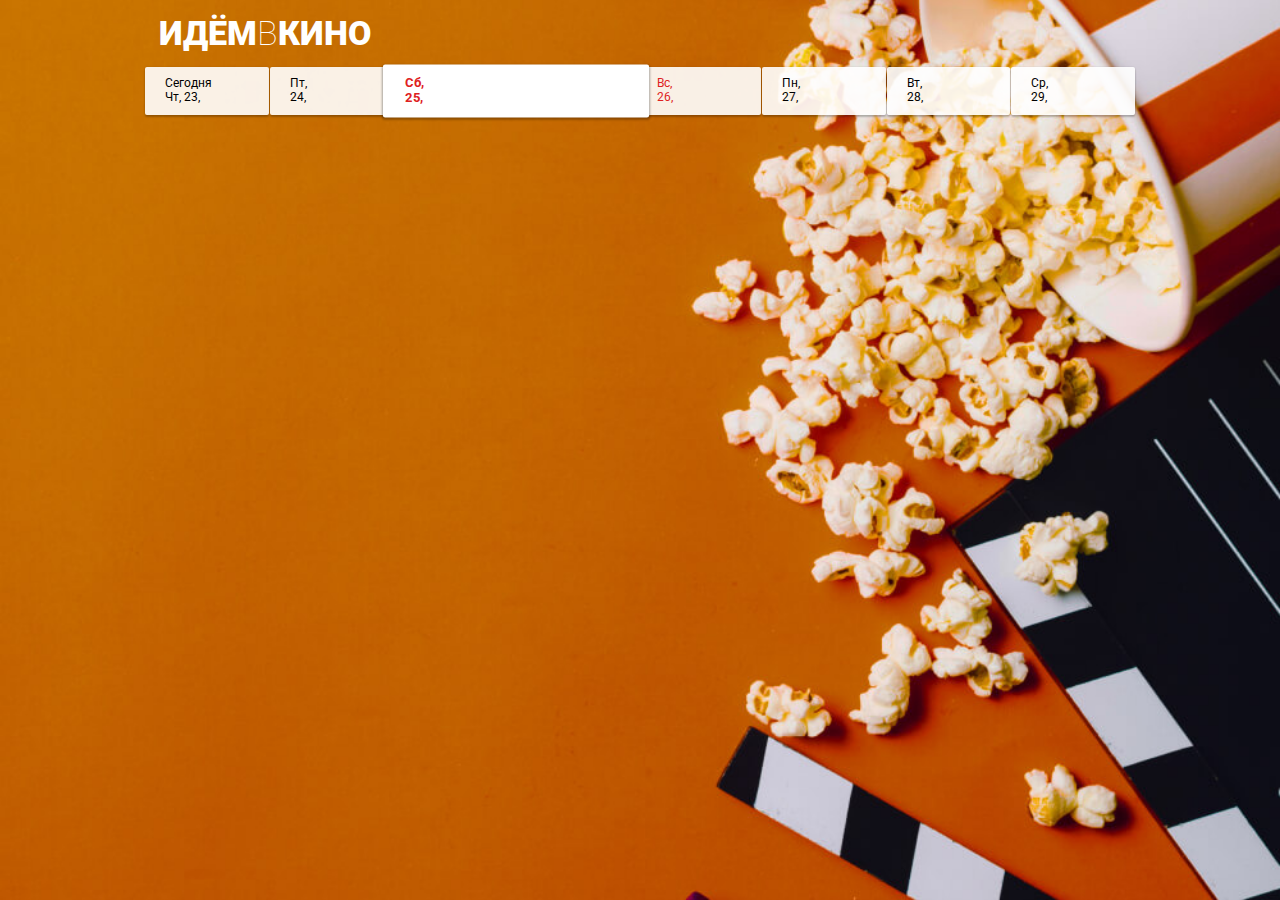
<file: index.html>
<!DOCTYPE html>
<html lang="ru">

<head>
  <meta charset="UTF-8">
  <meta name="viewport" content="width=device-width, initial-scale=1.0">
  <link href="https://cdn.jsdelivr.net/npm/bootstrap@5.0.2/dist/css/bootstrap.min.css" rel="stylesheet" integrity="sha384-EVSTQN3/azprG1Anm3QDgpJLIm9Nao0Yz1ztcQTwFspd3yD65VohhpuuCOmLASjC" crossorigin="anonymous">
  <script src="https://cdn.jsdelivr.net/npm/bootstrap@5.0.2/dist/js/bootstrap.bundle.min.js" integrity="sha384-MrcW6ZMFYlzcLA8Nl+NtUVF0sA7MsXsP1UyJoMp4YLEuNSfAP+JcXn/tWtIaxVXM" crossorigin="anonymous"></script>

  <meta http-equiv="X-UA-Compatible" content="ie=edge">
  <title>ИдёмВКино</title>
  <link rel="stylesheet" href="css/normalize.css">
  <link rel="stylesheet" href="css/styles.css">
  <link href="https://fonts.googleapis.com/css?family=Roboto:100,300,400,500,700,900&amp;subset=cyrillic,cyrillic-ext,latin-ext" rel="stylesheet">
</head>

<body>
  <header class="page-header">
    <h1 class="page-header__title">Идём<span>в</span>кино</h1>
  </header>
  
  <nav class="page-nav">
    <a class="page-nav__day page-nav__day_today" href="#">
      <span class="page-nav__day-week">Пн</span><span class="page-nav__day-number">31</span>
    </a>
    <a class="page-nav__day" href="#">
      <span class="page-nav__day-week">Вт</span><span class="page-nav__day-number">1</span>
    </a>
    <a class="page-nav__day page-nav__day_chosen" href="#">
      <span class="page-nav__day-week">Ср</span><span class="page-nav__day-number">2</span>
    </a>
    <a class="page-nav__day" href="#">
      <span class="page-nav__day-week">Чт</span><span class="page-nav__day-number">3</span>
    </a>
    <a class="page-nav__day" href="#">
      <span class="page-nav__day-week">Пт</span><span class="page-nav__day-number">4</span>
    </a>
    <a class="page-nav__day page-nav__day_weekend" href="#">
      <span class="page-nav__day-week">Сб</span><span class="page-nav__day-number">5</span>
    </a>
    <a class="page-nav__day page-nav__day_weekend" href="#">
      <span class="page-nav__day-week">Вс</span><span class="page-nav__day-number">6</span>
    </a>
  </nav>
  
  <main>
    <!--<section class="movie">
      <div class="movie__info">
        <div class="movie__poster">
          <img class="movie__poster-image" alt="Звёздные войны постер" src="i/poster1.jpg">
        </div>
        <div class="movie__description">
          <h2 class="movie__title">Звёздные войны XXIII: Атака клонированных клонов</h2>
          <p class="movie__synopsis">Две сотни лет назад малороссийские хутора разоряла шайка нехристей-ляхов во главе с могущественным колдуном.</p>
          <p class="movie__data">
            <span class="movie__data-duration">130 минут</span>
            <span class="movie__data-origin">США</span>
          </p>
        </div>
      </div>  
      
      <div class="movie-seances__hall">
        <h3 class="movie-seances__hall-title">Зал 1</h3>
        <ul class="movie-seances__list">
          <li class="movie-seances__time-block"><a class="movie-seances__time" href="hall.html">10:20</a></li>
          <li class="movie-seances__time-block"><a class="movie-seances__time" href="hall.html">14:10</a></li>
          <li class="movie-seances__time-block"><a class="movie-seances__time" href="hall.html">18:40</a></li>
          <li class="movie-seances__time-block"><a class="movie-seances__time" href="hall.html">22:00</a></li>
        </ul>
      </div>
      <div class="movie-seances__hall">
        <h3 class="movie-seances__hall-title">Зал 2</h3>
        <ul class="movie-seances__list">
          <li class="movie-seances__time-block"><a class="movie-seances__time" href="hall.html">11:15</a></li>
          <li class="movie-seances__time-block"><a class="movie-seances__time" href="hall.html">14:40</a></li>
          <li class="movie-seances__time-block"><a class="movie-seances__time" href="hall.html">16:00</a></li>
          <li class="movie-seances__time-block"><a class="movie-seances__time" href="hall.html">18:30</a></li>
          <li class="movie-seances__time-block"><a class="movie-seances__time" href="hall.html">21:00</a></li>
          <li class="movie-seances__time-block"><a class="movie-seances__time" href="hall.html">23:30</a></li>     
        </ul>
      </div>      
    </section>
    
    <section class="movie">
      <div class="movie__info">      
        <div class="movie__poster">
          <img class="movie__poster-image" alt="Альфа постер" src="i/poster2.jpg">
        </div>
        <div class="movie__description">        
          <h2 class="movie__title">Альфа</h2>
          <p class="movie__synopsis">20 тысяч лет назад Земля была холодным и неуютным местом, в котором смерть подстерегала человека на каждом шагу.</p>
          <p class="movie__data">
            <span class="movie__data-duration">96 минут</span>
            <span class="movie__data-origin">Франция</span>
          </p>
        </div>    
      </div>  
      <div class="movie-seances__hall">
        <h3 class="movie-seances__hall-title">Зал 1</h3>
        <ul class="movie-seances__list">
          <li class="movie-seances__time-block"><a class="movie-seances__time" href="hall.html">10:20</a></li>
          <li class="movie-seances__time-block"><a class="movie-seances__time" href="hall.html">14:10</a></li>
          <li class="movie-seances__time-block"><a class="movie-seances__time" href="hall.html">18:40</a></li>
          <li class="movie-seances__time-block"><a class="movie-seances__time" href="hall.html">22:00</a></li>
        </ul>
      </div>
      <div class="movie-seances__hall">
        <h3 class="movie-seances__hall-title">Зал 2</h3>
        <ul class="movie-seances__list">
          <li class="movie-seances__time-block"><a class="movie-seances__time" href="hall.html">11:15</a></li>
          <li class="movie-seances__time-block"><a class="movie-seances__time" href="hall.html">14:40</a></li>
          <li class="movie-seances__time-block"><a class="movie-seances__time" href="hall.html">16:00</a></li>
          <li class="movie-seances__time-block"><a class="movie-seances__time" href="hall.html">18:30</a></li>
          <li class="movie-seances__time-block"><a class="movie-seances__time" href="hall.html">21:00</a></li>
          <li class="movie-seances__time-block"><a class="movie-seances__time" href="hall.html">23:30</a></li>     
        </ul>
      </div>      
    </section>   
    
    <section class="movie">
      <div class="movie__info">      
        <div class="movie__poster">
          <img class="movie__poster-image" alt="Хищник постер" src="i/poster2.jpg">
        </div>
        <div class="movie__description">        
          <h2 class="movie__title">Хищник</h2>
          <p class="movie__synopsis">Самые опасные хищники Вселенной, прибыв из глубин космоса, высаживаются на улицах маленького городка, чтобы начать свою кровавую охоту. Генетически модернизировав себя с помощью ДНК других видов, охотники стали ещё сильнее, умнее и беспощаднее.</p>
          <p class="movie__data">
            <span class="movie__data-duration">101 минута</span>
            <span class="movie__data-origin">Канада, США</span>
          </p>
        </div>    
      </div>  
      <div class="movie-seances__hall">
        <h3 class="movie-seances__hall-title">Зал 1</h3>
        <ul class="movie-seances__list">
          <li class="movie-seances__time-block"><a class="movie-seances__time" href="hall.html">09:00</a></li>
          <li class="movie-seances__time-block"><a class="movie-seances__time" href="hall.html">10:10</a></li>
          <li class="movie-seances__time-block"><a class="movie-seances__time" href="hall.html">12:55</a></li>
          <li class="movie-seances__time-block"><a class="movie-seances__time" href="hall.html">14:15</a></li>
          <li class="movie-seances__time-block"><a class="movie-seances__time" href="hall.html">14:50</a></li>
          <li class="movie-seances__time-block"><a class="movie-seances__time" href="hall.html">16:30</a></li>
          <li class="movie-seances__time-block"><a class="movie-seances__time" href="hall.html">18:00</a></li>
          <li class="movie-seances__time-block"><a class="movie-seances__time" href="hall.html">18:50</a></li>
          <li class="movie-seances__time-block"><a class="movie-seances__time" href="hall.html">19:50</a></li>
          <li class="movie-seances__time-block"><a class="movie-seances__time" href="hall.html">20:55</a></li>
          <li class="movie-seances__time-block"><a class="movie-seances__time" href="hall.html">22:00</a></li>
        </ul>
      </div>     
    </section>   -->
  </main>
  <script src="js/createRequest.js"></script>
  <script src="js/index.js" defer></script>
 </body>
</html>
</file>
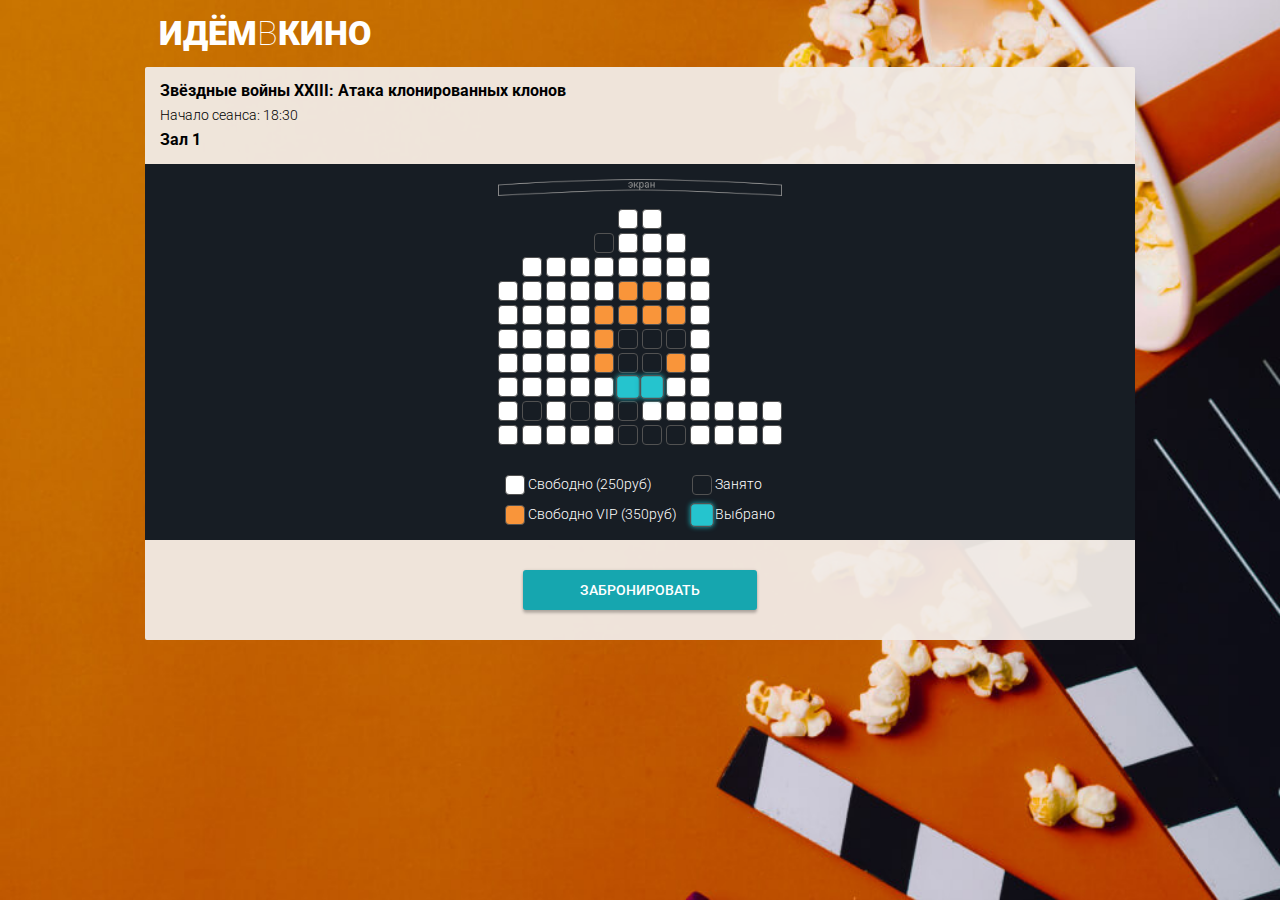
<file: hall.html>
<!DOCTYPE html>
<html lang="ru">

<head>
  <meta charset="UTF-8">
  <meta name="viewport" content="width=device-width, initial-scale=1.0">
  <meta http-equiv="X-UA-Compatible" content="ie=edge">
  <title>ИдёмВКино</title>
  
  <link rel="stylesheet" href="css/normalize.css">
  <link rel="stylesheet" href="css/styles.css">
  <link href="https://fonts.googleapis.com/css?family=Roboto:100,300,400,500,700,900&amp;subset=cyrillic,cyrillic-ext,latin-ext" rel="stylesheet">
</head>

<body>
  <header class="page-header">
    <h1 class="page-header__title">Идём<span>в</span>кино</h1>
  </header>
  
  <main>
    <section class="buying">
      <div class="buying__info">
        <div class="buying__info-description">
          <h2 class="buying__info-title">Звёздные войны XXIII: Атака клонированных клонов</h2>
          <p class="buying__info-start">Начало сеанса: 18:30</p>
          <p class="buying__info-hall">Зал 1</p>          
        </div>
        <div class="buying__info-hint">
          <p>Тапните дважды,<br>чтобы увеличить</p>
        </div>
      </div>
      <div class="conf-step">
        <div class="conf-step__wrapper">
          <div class="conf-step__row">
            <span class="conf-step__chair conf-step__chair_disabled"></span><span class="conf-step__chair conf-step__chair_disabled"></span>
            <span class="conf-step__chair conf-step__chair_disabled"></span><span class="conf-step__chair conf-step__chair_disabled"></span>
              <span class="conf-step__chair conf-step__chair_disabled"></span><span class="conf-step__chair conf-step__chair_standart"></span>
              <span class="conf-step__chair conf-step__chair_standart"></span><span class="conf-step__chair conf-step__chair_disabled"></span>
              <span class="conf-step__chair conf-step__chair_disabled"></span><span class="conf-step__chair conf-step__chair_disabled"></span>
            <span class="conf-step__chair conf-step__chair_disabled"></span><span class="conf-step__chair conf-step__chair_disabled"></span>
            </div>  

            <div class="conf-step__row">
              <span class="conf-step__chair conf-step__chair_disabled"></span><span class="conf-step__chair conf-step__chair_disabled"></span>
              <span class="conf-step__chair conf-step__chair_disabled"></span><span class="conf-step__chair conf-step__chair_disabled"></span>
              <span class="conf-step__chair conf-step__chair_taken"></span><span class="conf-step__chair conf-step__chair_standart"></span>
              <span class="conf-step__chair conf-step__chair_standart"></span><span class="conf-step__chair conf-step__chair_standart"></span>
              <span class="conf-step__chair conf-step__chair_disabled"></span><span class="conf-step__chair conf-step__chair_disabled"></span>
              <span class="conf-step__chair conf-step__chair_disabled"></span><span class="conf-step__chair conf-step__chair_disabled"></span>
            </div>  

            <div class="conf-step__row">
              <span class="conf-step__chair conf-step__chair_disabled"></span><span class="conf-step__chair conf-step__chair_standart"></span>
              <span class="conf-step__chair conf-step__chair_standart"></span><span class="conf-step__chair conf-step__chair_standart"></span>
              <span class="conf-step__chair conf-step__chair_standart"></span><span class="conf-step__chair conf-step__chair_standart"></span>
              <span class="conf-step__chair conf-step__chair_standart"></span><span class="conf-step__chair conf-step__chair_standart"></span>
              <span class="conf-step__chair conf-step__chair_standart"></span><span class="conf-step__chair conf-step__chair_disabled"></span>
              <span class="conf-step__chair conf-step__chair_disabled"></span><span class="conf-step__chair conf-step__chair_disabled"></span>
            </div>  

            <div class="conf-step__row">
              <span class="conf-step__chair conf-step__chair_standart"></span><span class="conf-step__chair conf-step__chair_standart"></span>
              <span class="conf-step__chair conf-step__chair_standart"></span><span class="conf-step__chair conf-step__chair_standart"></span>
              <span class="conf-step__chair conf-step__chair_standart"></span><span class="conf-step__chair conf-step__chair_vip"></span>
              <span class="conf-step__chair conf-step__chair_vip"></span><span class="conf-step__chair conf-step__chair_standart"></span>
              <span class="conf-step__chair conf-step__chair_standart"></span><span class="conf-step__chair conf-step__chair_disabled"></span>
              <span class="conf-step__chair conf-step__chair_disabled"></span><span class="conf-step__chair conf-step__chair_disabled"></span>
            </div>  

            <div class="conf-step__row">
              <span class="conf-step__chair conf-step__chair_standart"></span><span class="conf-step__chair conf-step__chair_standart"></span>
              <span class="conf-step__chair conf-step__chair_standart"></span><span class="conf-step__chair conf-step__chair_standart"></span>
              <span class="conf-step__chair conf-step__chair_vip"></span><span class="conf-step__chair conf-step__chair_vip"></span>
              <span class="conf-step__chair conf-step__chair_vip"></span><span class="conf-step__chair conf-step__chair_vip"></span>
              <span class="conf-step__chair conf-step__chair_standart"></span><span class="conf-step__chair conf-step__chair_disabled"></span>
              <span class="conf-step__chair conf-step__chair_disabled"></span><span class="conf-step__chair conf-step__chair_disabled"></span>
            </div>  

            <div class="conf-step__row">
              <span class="conf-step__chair conf-step__chair_standart"></span><span class="conf-step__chair conf-step__chair_standart"></span>
              <span class="conf-step__chair conf-step__chair_standart"></span><span class="conf-step__chair conf-step__chair_standart"></span>
              <span class="conf-step__chair conf-step__chair_vip"></span><span class="conf-step__chair conf-step__chair_taken"></span>
              <span class="conf-step__chair conf-step__chair_taken"></span><span class="conf-step__chair conf-step__chair_taken"></span>
              <span class="conf-step__chair conf-step__chair_standart"></span><span class="conf-step__chair conf-step__chair_disabled"></span>
              <span class="conf-step__chair conf-step__chair_disabled"></span><span class="conf-step__chair conf-step__chair_disabled"></span>
            </div>  

            <div class="conf-step__row">
              <span class="conf-step__chair conf-step__chair_standart"></span><span class="conf-step__chair conf-step__chair_standart"></span>
              <span class="conf-step__chair conf-step__chair_standart"></span><span class="conf-step__chair conf-step__chair_standart"></span>
              <span class="conf-step__chair conf-step__chair_vip"></span><span class="conf-step__chair conf-step__chair_taken"></span>
              <span class="conf-step__chair conf-step__chair_taken"></span><span class="conf-step__chair conf-step__chair_vip"></span>
              <span class="conf-step__chair conf-step__chair_standart"></span><span class="conf-step__chair conf-step__chair_disabled"></span>
              <span class="conf-step__chair conf-step__chair_disabled"></span><span class="conf-step__chair conf-step__chair_disabled"></span>
            </div>  

            <div class="conf-step__row">
              <span class="conf-step__chair conf-step__chair_standart"></span><span class="conf-step__chair conf-step__chair_standart"></span>
              <span class="conf-step__chair conf-step__chair_standart"></span><span class="conf-step__chair conf-step__chair_standart"></span>
              <span class="conf-step__chair conf-step__chair_standart"></span><span class="conf-step__chair conf-step__chair_selected"></span>
              <span class="conf-step__chair conf-step__chair_selected"></span><span class="conf-step__chair conf-step__chair_standart"></span>
              <span class="conf-step__chair conf-step__chair_standart"></span><span class="conf-step__chair conf-step__chair_disabled"></span>
              <span class="conf-step__chair conf-step__chair_disabled"></span><span class="conf-step__chair conf-step__chair_disabled"></span>
            </div>  

            <div class="conf-step__row">
              <span class="conf-step__chair conf-step__chair_standart"></span><span class="conf-step__chair conf-step__chair_taken"></span>
              <span class="conf-step__chair conf-step__chair_standart"></span><span class="conf-step__chair conf-step__chair_taken"></span>
              <span class="conf-step__chair conf-step__chair_standart"></span><span class="conf-step__chair conf-step__chair_taken"></span>
              <span class="conf-step__chair conf-step__chair_standart"></span><span class="conf-step__chair conf-step__chair_standart"></span>
              <span class="conf-step__chair conf-step__chair_standart"></span><span class="conf-step__chair conf-step__chair_standart"></span>
              <span class="conf-step__chair conf-step__chair_standart"></span><span class="conf-step__chair conf-step__chair_standart"></span>
            </div>  

            <div class="conf-step__row">
              <span class="conf-step__chair conf-step__chair_standart"></span><span class="conf-step__chair conf-step__chair_standart"></span>
              <span class="conf-step__chair conf-step__chair_standart"></span><span class="conf-step__chair conf-step__chair_standart"></span>
              <span class="conf-step__chair conf-step__chair_standart"></span><span class="conf-step__chair conf-step__chair_taken"></span>
              <span class="conf-step__chair conf-step__chair_taken"></span><span class="conf-step__chair conf-step__chair_taken"></span>
              <span class="conf-step__chair conf-step__chair_standart"></span><span class="conf-step__chair conf-step__chair_standart"></span>
              <span class="conf-step__chair conf-step__chair_standart"></span><span class="conf-step__chair conf-step__chair_standart"></span>
            </div>
        </div>
        <div class="conf-step__legend">
          <div class="col">
            <p class="conf-step__legend-price"><span class="conf-step__chair conf-step__chair_standart"></span> Свободно (<span class="conf-step__legend-value price-standart">250</span>руб)</p>
            <p class="conf-step__legend-price"><span class="conf-step__chair conf-step__chair_vip"></span> Свободно VIP (<span class="conf-step__legend-value price-vip">350</span>руб)</p>            
          </div>
          <div class="col">
            <p class="conf-step__legend-price"><span class="conf-step__chair conf-step__chair_taken"></span> Занято</p>
            <p class="conf-step__legend-price"><span class="conf-step__chair conf-step__chair_selected"></span> Выбрано</p>                    
          </div>
        </div>
      </div>
      <button class="acceptin-button"  >Забронировать</button>
    </section>     
  </main>
  <script src="js/createRequest.js"></script>
  <script src="js/hall.js" defer></script>
</body>
</html>
</file>
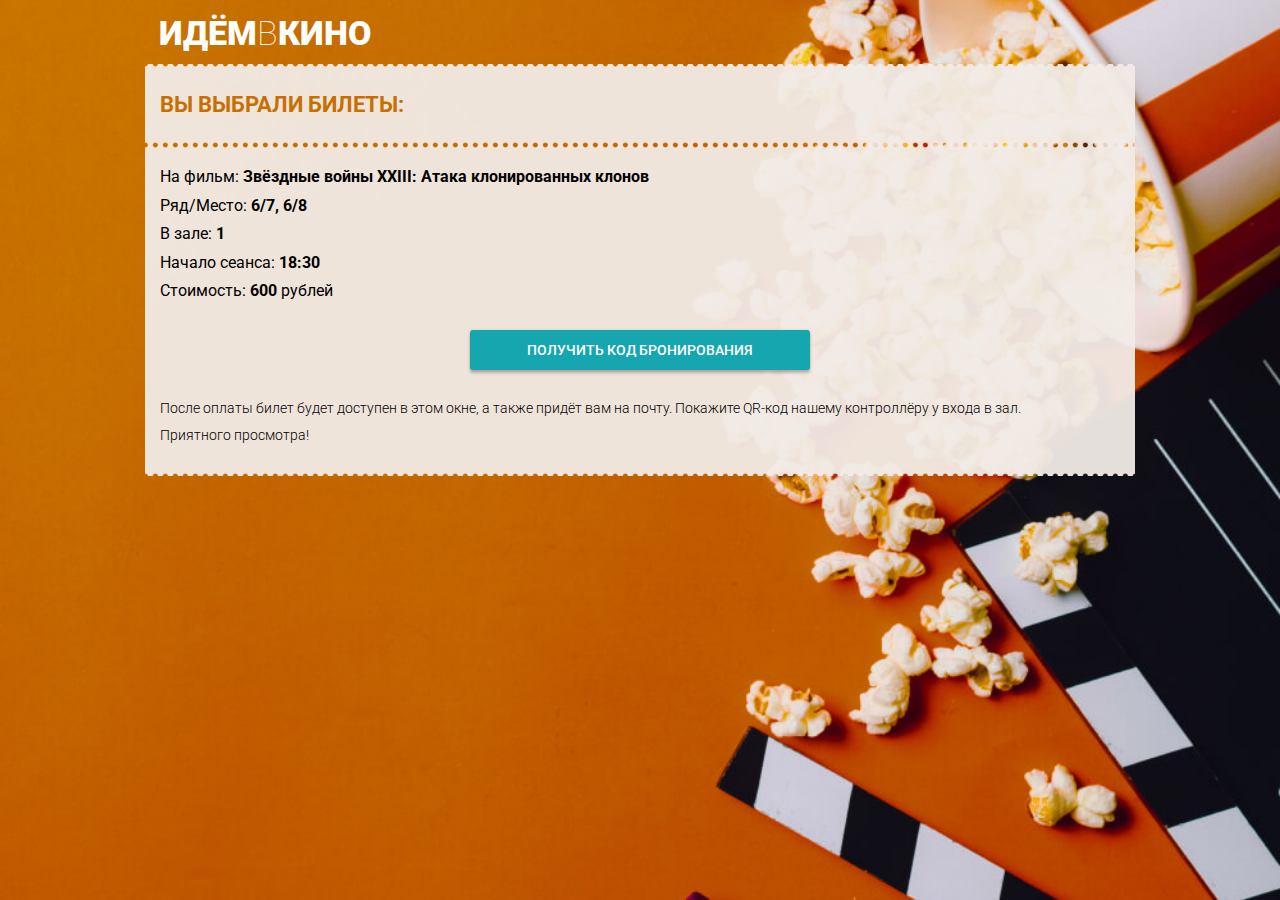
<file: payment.html>
<!DOCTYPE html>
<html lang="ru">

<head>
  <meta charset="UTF-8">
  <meta name="viewport" content="width=device-width, initial-scale=1.0">
  <meta http-equiv="X-UA-Compatible" content="ie=edge">
  <title>ИдёмВКино</title>
 
  <link rel="stylesheet" href="css/normalize.css">
  <link rel="stylesheet" href="css/styles.css">
  <link href="https://fonts.googleapis.com/css?family=Roboto:100,300,400,500,700,900&amp;subset=cyrillic,cyrillic-ext,latin-ext" rel="stylesheet">
</head>

<body>
  <header class="page-header">
    <h1 class="page-header__title">Идём<span>в</span>кино</h1>
  </header>
  
  <main>
    <section class="ticket">
      
      <header class="tichet__check">
        <h2 class="ticket__check-title">Вы выбрали билеты:</h2>
      </header>
      
      <div class="ticket__info-wrapper">
        <p class="ticket__info">На фильм: <span class="ticket__details ticket__title">Звёздные войны XXIII: Атака клонированных клонов</span></p>
        <p class="ticket__info">Ряд/Место: <span class="ticket__details ticket__chairs">6/7, 6/8</span></p>
        <p class="ticket__info">В зале: <span class="ticket__details ticket__hall">1</span></p>
        <p class="ticket__info">Начало сеанса: <span class="ticket__details ticket__start">18:30</span></p>
        <p class="ticket__info">Стоимость: <span class="ticket__details ticket__cost">600</span> рублей</p>

        <button class="acceptin-button" onclick="location.href='ticket.html'" >Получить код бронирования</button>

        <p class="ticket__hint">После оплаты билет будет доступен в этом окне, а также придёт вам на почту. Покажите QR-код нашему контроллёру у входа в зал.</p>
        <p class="ticket__hint">Приятного просмотра!</p>
      </div>
    </section>     
  </main>
  <script src="js/createRequest.js"></script>
   <script src="js/payment.js" defer></script> 
  </body>
</html>
</file>
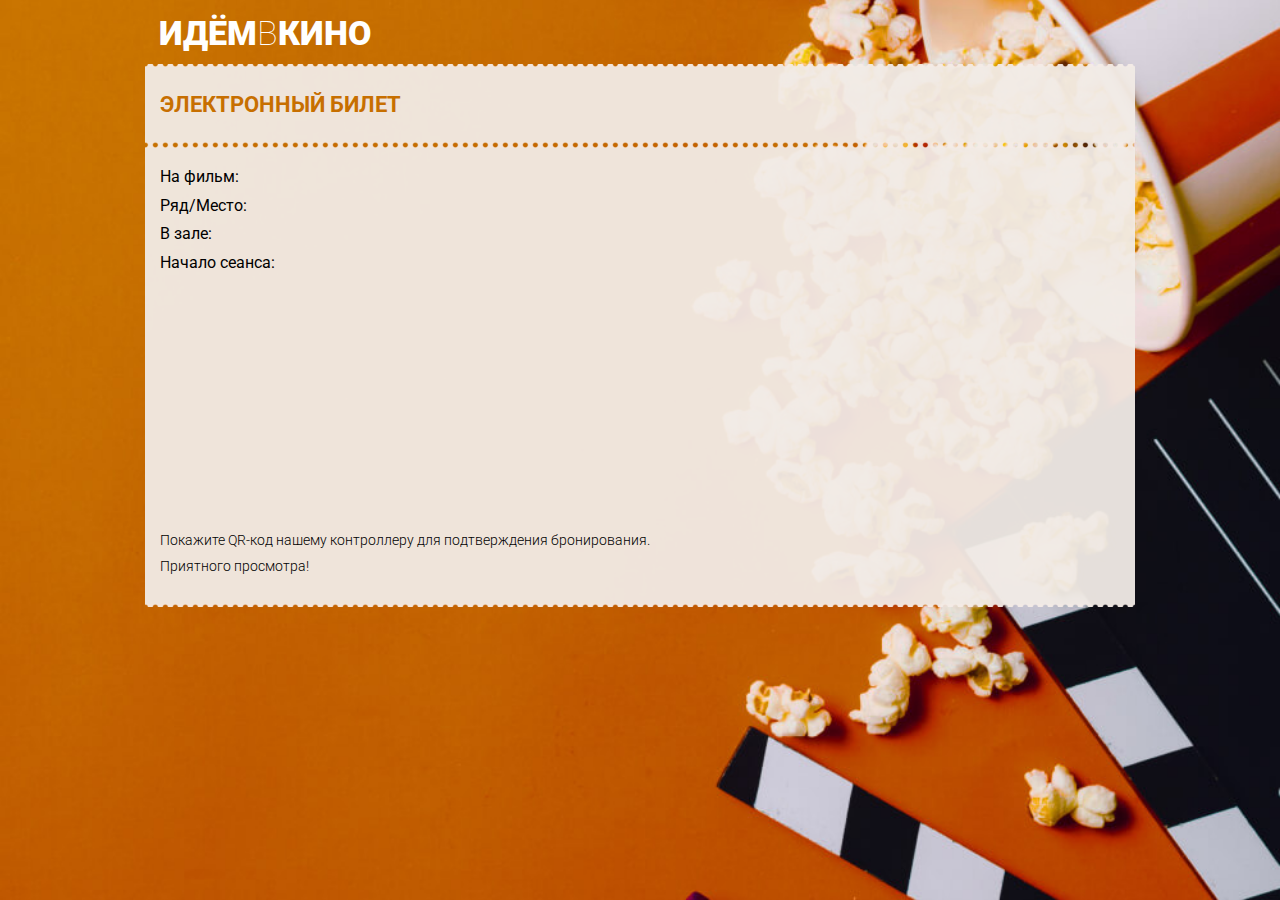
<file: ticket.html>
<!DOCTYPE html>
<html lang="ru">

<head>
  <meta charset="UTF-8">
  <meta name="viewport" content="width=device-width, initial-scale=1.0">
  <meta http-equiv="X-UA-Compatible" content="ie=edge">
  <title>ИдёмВКино</title>
  <link rel="stylesheet" href="css/normalize.css">
  <link rel="stylesheet" href="css/styles.css">
  <link href="https://fonts.googleapis.com/css?family=Roboto:100,300,400,500,700,900&amp;subset=cyrillic,cyrillic-ext,latin-ext" rel="stylesheet">
  
 
</head>

<body>
  <header class="page-header">
    <h1 class="page-header__title">Идём<span>в</span>кино</h1>
  </header>
  
  <main>
    <section class="ticket">
      
      <header class="tichet__check">
        <h2 class="ticket__check-title">Электронный билет</h2>
      </header>
      
      <div class="ticket__info-wrapper">
        <p class="ticket__info">На фильм: <span class="ticket__details ticket__title"></span></p>
        <p class="ticket__info">Ряд/Место: <span class="ticket__details ticket__chairs"></span></p>
        <p class="ticket__info">В зале: <span class="ticket__details ticket__hall"></span></p>
        <p class="ticket__info">Начало сеанса: <span class="ticket__details ticket__start"></span></p>

        <div class="ticket__info-qr"></div>
       

        <p class="ticket__hint">Покажите QR-код нашему контроллеру для подтверждения бронирования.</p>
        <p class="ticket__hint">Приятного просмотра!</p>
      </div>
    </section>     
  </main>
  <script src="js/createRequest.js"></script>
  <script src="js/ticket.js" defer></script> 
  <script src="js/QRCreator.js" defer></script> 
  
</body>
</html>
</file>
<file: css/styles.css>
@charset "UTF-8";
* {
  margin: 0;
  padding: 0;
  box-sizing: border-box;
}

html {
  font-family: "Roboto", sans-serif;
  font-size: 62.5%;
}

body {
  background-image: url("../i/background.jpg");
  background-size: cover;
  background-attachment: fixed;
  background-position: right;
}

.page-header {
  padding: 1.4rem;
}

.page-header__title {
  margin: 0;
  font-weight: 900;
  font-size: 3.4rem;
  color: #FFFFFF;
  text-transform: uppercase;
}
.page-header__title span {
  font-weight: 100;
}

/* ~~~~~~~~~~~~ Главная ~~~~~~~~~~~~ */
.page-nav {
  position: sticky;
  top: 2px;
  padding-bottom: 1rem;
  display: flex;
  flex-wrap: nowrap;
  align-items: stretch;
  color: #000000;
  z-index: 10;
}
.page-nav .page-nav__day {
  flex-basis: calc(100% / 8);
  font-size: 1.2rem;
  padding: 1rem;
  background: rgba(255, 255, 255, 0.9);
  box-shadow: 0px 2px 2px rgba(0, 0, 0, 0.24), 0px 0px 2px rgba(0, 0, 0, 0.12);
  border-radius: 2px;
  text-decoration: none;
  color: #000000;
}
.page-nav .page-nav__day + .page-nav__day {
  margin-left: 1px;
}
.page-nav .page-nav__day .page-nav__day-week::after {
  content: ',';
}
.page-nav .page-nav__day .page-nav__day-number::before {
  content: ' ';
}
.page-nav .page-nav__day .page-nav__day-week, .page-nav .page-nav__day .page-nav__day-number {
  display: block;
}
.page-nav .page-nav__day_chosen {
  flex-grow: 1;
  background-color: #FFFFFF;
  font-weight: 700;
  transform: scale(1.1);
}
.page-nav .page-nav__day_weekend {
  color: #DE2121;
}
.page-nav .page-nav__day_next {
  text-align: center;
}
.page-nav .page-nav__day_next::before {
  content: '>';
  font-family: monospace;
  font-weight: 700;
  font-size: 2.4rem;
}
.page-nav .page-nav__day_today .page-nav__day-week::before {
  content: 'Сегодня';
  display: block;
}
.page-nav .page-nav__day_today .page-nav__day-week, .page-nav .page-nav__day_today .page-nav__day-number {
  display: inline;
}

.movie {
  position: relative;
  padding: 1.5rem;
  margin-top: 3rem;
  background: rgba(241, 235, 230, 0.95);
  color: #000000;
}
.movie .movie__info {
  display: flex;
}
.movie .movie__poster {
  position: relative;
  width: 12.5rem;
  height: 17.5rem;
  /*    left: 1.5rem;
      top: -1.5rem;*/
}
.movie .movie__poster .movie__poster-image {
  position: relative;
  top: -3rem;
  width: 12.5rem;
  height: 17.5rem;
}
.movie .movie__poster::after {
  content: '';
  display: block;
  position: absolute;
  right: -0.7rem;
  top: -3rem;
  border: 1.5rem solid transparent;
  border-bottom: 0 solid transparent;
  border-right: 0 solid transparent;
  border-left: 0.7rem solid #772720;
}
.movie .movie__description {
  flex-grow: 1;
  padding-left: 1.5rem;
}
.movie .movie__title {
  font-weight: 700;
  font-size: 1.6rem;
}
.movie .movie__synopsis {
  font-size: 1.4rem;
  margin-top: 1rem;
}
.movie .movie__data {
  font-size: 1.4rem;
  font-weight: 300;
  margin-top: 1rem;
}
.movie .movie-seances__hall + .movie-seances__hall {
  margin-top: 2rem;
}
.movie .movie-seances__hall .movie-seances__hall-title {
  font-weight: 700;
  font-size: 1.6rem;
}
.movie .movie-seances__hall .movie-seances__list {
  margin-top: 0.7rem;
  font-size: 0;
}
.movie .movie-seances__hall .movie-seances__time-block {
  display: inline-block;
  margin-bottom: 4px;
}
.movie .movie-seances__hall .movie-seances__time-block:nth-last-of-type(n + 1) {
  margin-right: 4px;
}
.movie .movie-seances__hall .movie-seances__time {
  display: block;
  padding: 8px;
  box-shadow: 0px 2px 2px rgba(0, 0, 0, 0.24), 0px 0px 2px rgba(0, 0, 0, 0.12);
  border-radius: 2px;
  background-color: #FFFFFF;
  color: #000000;
  text-decoration: none;
  font-size: 1.5rem;
}

/* ~~~~~~~~~~~~ Кинозал ~~~~~~~~~~~~ */
.acceptin-button {
  display: block;
  margin: 3rem auto 0;
  box-shadow: 0px 3px 3px rgba(0, 0, 0, 0.24), 0px 0px 3px rgba(0, 0, 0, 0.12);
  border-radius: 3px;
  border: none;
  padding: 12px 57px;
  text-transform: uppercase;
  font-weight: 500;
  font-size: 1.4rem;
  background-color: #16A6AF;
  color: #FFFFFF;
}

.buying {
  background-color: rgba(241, 235, 230, 0.95);
  padding-bottom: 3rem;
}

.buying__info {
  display: flex;
  align-items: center;
  justify-content: space-between;
  padding: 1.5rem;
}
.buying__info .buying__info-description {
  padding-right: 1.5rem;
}
.buying__info .buying__info-title, .buying__info .buying__info-hall {
  font-size: 1.6rem;
  font-weight: 700;
}
.buying__info .buying__info-start {
  font-size: 1.4rem;
  font-weight: 300;
  margin: 0.7rem 0;
}
.buying__info .buying__info-hint {
  position: relative;
  font-weight: 300;
  font-size: 1.4rem;
  text-align: center;
}
.buying__info .buying__info-hint p {
  position: relative;
  width: 10rem;
}
.buying__info .buying__info-hint p::before {
  content: '';
  position: absolute;
  left: -1rem;
  top: calc(50% - 1.6rem);
  display: block;
  width: 2.4rem;
  height: 3.2rem;
  background-image: url(../i/hint.png);
  background-size: 2.4rem 3.2rem;
}

.conf-step {
  text-align: center;
  background-color: #171D24;
  padding: 1.5rem 3rem 1.5rem;
}

.conf-step__wrapper {
  font-size: 0;
  display: inline-block;
  background-image: url(../i/screen.png);
  background-position: top;
  background-repeat: no-repeat;
  background-size: 100%;
  padding-top: 3rem;
}
.conf-step__wrapper::before {
  content: '';
}

.conf-step__row + .conf-step__row {
  margin-top: 4px;
}

.conf-step__chair {
  display: inline-block;
  vertical-align: middle;
  width: 2rem;
  height: 2rem;
  border: 1px solid #525252;
  box-sizing: border-box;
  border-radius: 4px;
}
.conf-step__chair:not(:first-of-type) {
  margin-left: 4px;
}

.conf-step__chair_disabled {
  opacity: 0;
}

.conf-step__chair_standart {
  background-color: #FFFFFF;
}

.conf-step__chair_vip {
  background-color: #F9953A;
}

.conf-step__chair_taken {
  background-color: transparent;
}

.conf-step__chair_selected {
  background-color: #25C4CE;
  box-shadow: 0px 0px 4px #16A6AF;
  transform: scale(1.2);
}

.conf-step__legend {
  padding-top: 3rem;
  font-size: 1.4rem;
  font-weight: 300;
  color: #FFFFFF;
  display: flex;
  flex-wrap: nowrap;
  text-align: left;
}
.conf-step__legend .col {
  max-width: 25rem;
}
.conf-step__legend .col:first-of-type {
  padding-right: 1.5rem;
  margin-left: auto;
}
.conf-step__legend .col:last-of-type {
  margin-right: auto;
}
.conf-step__legend .conf-step__legend-price + .conf-step__legend-price {
  margin-top: 1rem;
}

/* ~~~~~~~~~~~~ Билет ~~~~~~~~~~~~ */
.tichet__check, .ticket__info-wrapper {
  padding-left: 1.5rem;
  padding-right: 1.5rem;
  background-color: rgba(241, 235, 230, 0.95);
}

.tichet__check {
  position: relative;
  padding-top: 2.5rem;
  padding-bottom: 2.5rem;
}
.tichet__check::before {
  content: '';
  display: block;
  position: absolute;
  top: -3px;
  left: 0;
  right: 0;
  height: 3px;
  background-image: url(../i/border-top.png);
  background-size: 10px 3px;
}
.tichet__check::after {
  content: '';
  display: block;
  position: absolute;
  bottom: -3px;
  left: 0;
  right: 0;
  height: 3px;
  background-image: url(../i/border-bottom.png);
  background-size: 10px 3px;
}

.ticket__info-wrapper {
  position: relative;
  margin-top: 6px;
  padding-top: 2rem;
  padding-bottom: 3rem;
}
.ticket__info-wrapper::before {
  content: '';
  display: block;
  position: absolute;
  top: -3px;
  left: 0;
  right: 0;
  height: 3px;
  background-image: url(../i/border-top.png);
  background-size: 10px 3px;
}
.ticket__info-wrapper::after {
  content: '';
  display: block;
  position: absolute;
  bottom: -3px;
  left: 0;
  right: 0;
  height: 3px;
  background-image: url(../i/border-bottom.png);
  background-size: 10px 3px;
}

.ticket__check-title {
  font-weight: 700;
  font-size: 2.2rem;
  text-transform: uppercase;
  color: #C76F00;
}

.ticket__info {
  font-size: 1.6rem;
  color: #000000;
}
.ticket__info + .ticket__info {
  margin-top: 1rem;
}

.ticket__details {
  font-weight: 700;
}

.ticket__hint {
  font-weight: 300;
  font-size: 1.4rem;
  margin-top: 3rem;
}
.ticket__hint + .ticket__hint {
  margin-top: 1rem;
}

.ticket__info-qr {
  display: block;
  margin: 3rem auto 0;
  width: 20rem;
  height: 20rem;
}

@media screen and (min-width: 479px) {
  .page-nav .page-nav__day {
    padding: 1rem 2rem;
  }
}
@media screen and (min-width: 990px) {
  .page-header, nav, main {
    width: 990px;
    margin: auto;
  }

  .movie, .buying {
    border-radius: 2px;
  }

  .buying__info-hint {
    display: none;
  }
}

/*================================================================*/

.movie .movie-seances__hall .acceptin-button-disabled {
 background-color: #888888;
 pointer-events: none
}

.acceptin-button:disabled {
  background-color: #888888;
  pointer-events: none
 }

  /* ========================== Adaptive ======================== */

@media screen and (max-width: 1026px) {
  .page-header, nav, main {
    padding: 0 18px;
  }

  .movie .movie__poster::after {
    right: -0.7rem;
  }
}

@media screen and (max-width: 478px) {
  .movie .movie__info {
      flex-wrap: wrap;
    }

  .movie .movie__poster {
    margin: auto;
  }

  .movie .movie__poster .movie__poster-image {
    width: 14.5rem;
    height: 19.5rem;
  }

  .movie .movie__poster::after {
    right: -2.7rem;
  }

  .movie .movie__data {
    margin-bottom: 1rem;
  }
}


@media screen and (min-width: 479px) {
  .page-nav .page-nav__day {
    padding: 1rem 2rem;
  }
}

@media screen and (min-width: 990px) {
  .page-header, nav, main {
    width: 990px;
    margin: auto;
  }

  .movie, .buying {
    border-radius: 2px;
  }
}
</file>
